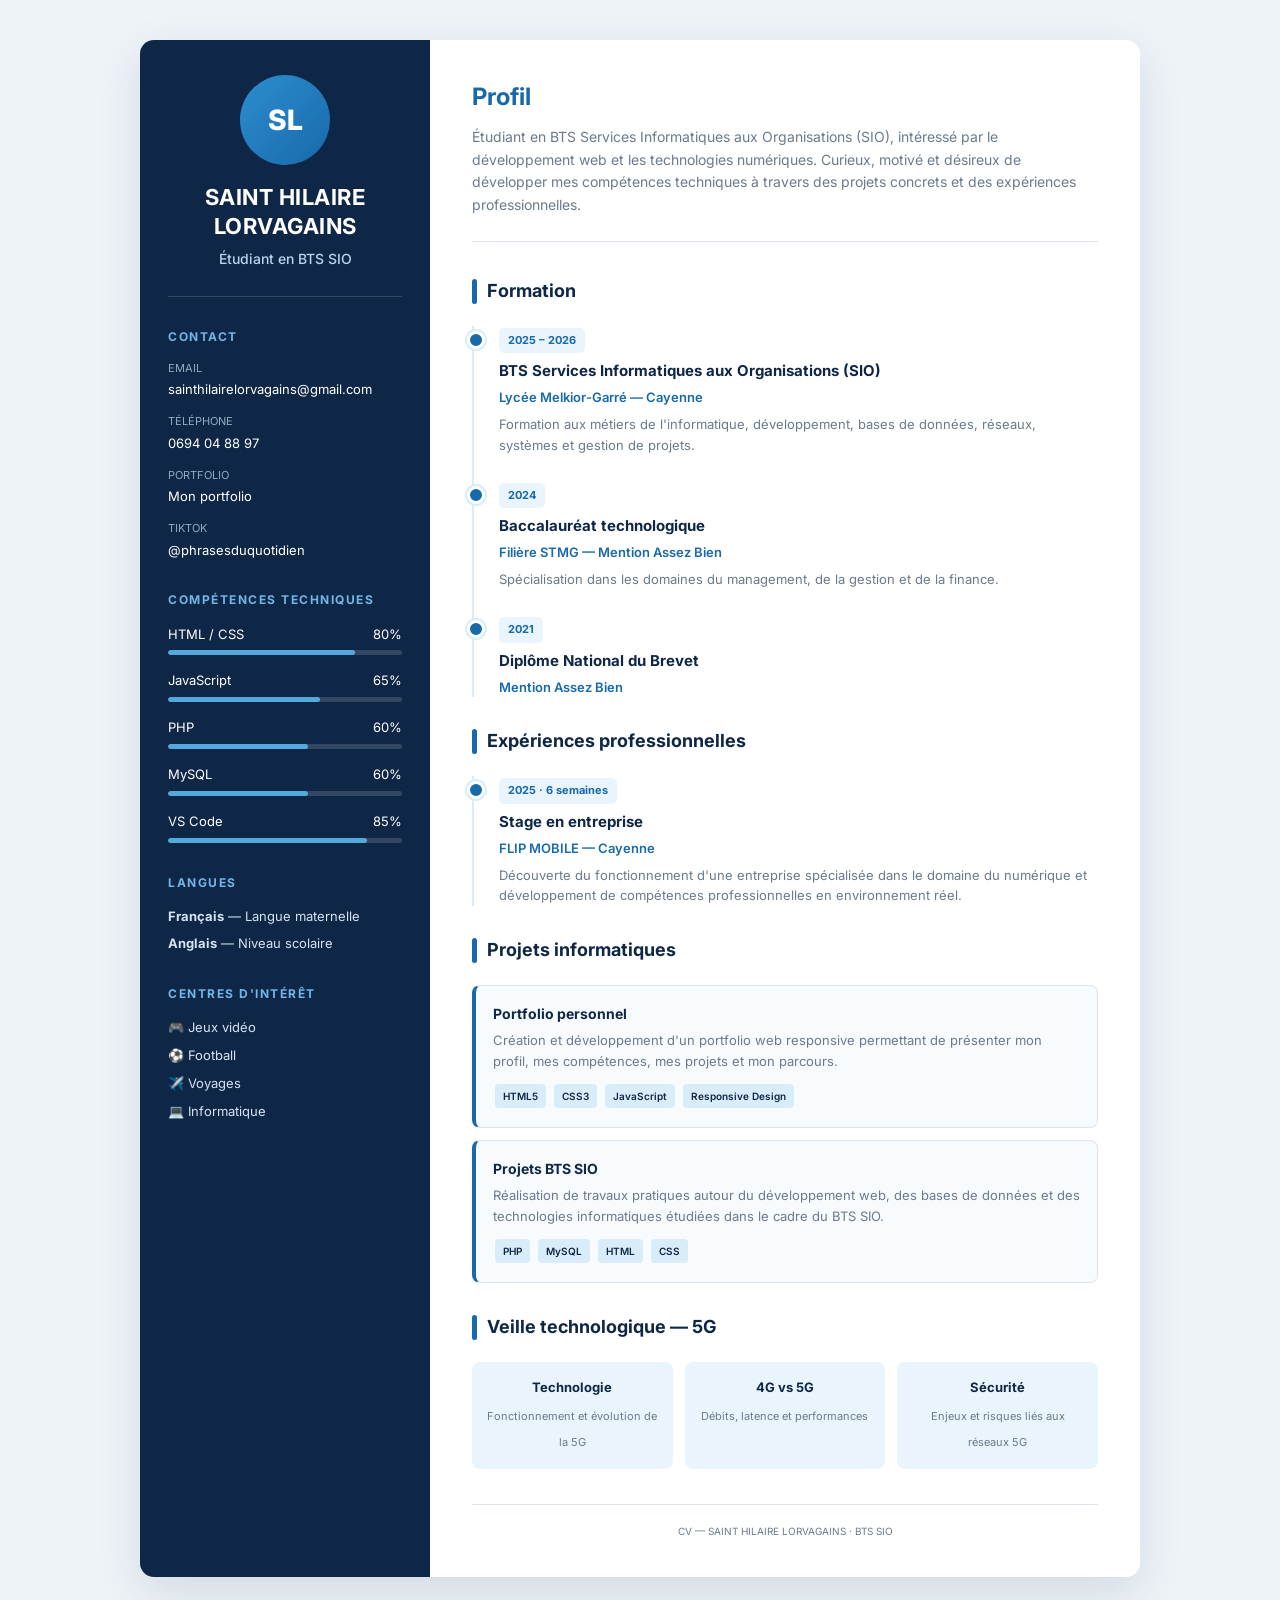
<file: cv/cv lorvagains.pdf.html>
<!DOCTYPE html> <html lang="fr"> <head> <meta charset="UTF-8"> <meta name="viewport" content="width=device-width, initial-scale=1.0"> <meta name="author" content="SAINT HILAIRE LORVAGAINS"> <title>CV - SAINT HILAIRE LORVAGAINS</title> <link rel="preconnect" href="https://fonts.googleapis.com"> <link rel="preconnect" href="https://fonts.gstatic.com" crossorigin> <link href="https://fonts.googleapis.com/css2?family=Inter:wght@400;500;600;700;800&display=swap" rel="stylesheet"> <style> :root { --blue-dark: #0f2747; --blue: #1769aa; --blue-light: #eaf4fc; --blue-soft: #d9ecfa; --text: #26364a; --muted: #6b7a8c; --white: #ffffff; --background: #eef3f8; --border: #dce5ee; } * { box-sizing: border-box; } body { margin: 0; padding: 40px 20px; font-family: "Inter", Arial, sans-serif; background: var(--background); color: var(--text); line-height: 1.6; } .cv { max-width: 1000px; margin: auto; display: grid; grid-template-columns: 290px 1fr; background: var(--white); border-radius: 14px; overflow: hidden; box-shadow: 0 15px 45px rgba(15, 39, 71, 0.12); } /* ========================= COLONNE GAUCHE ========================== */ .sidebar { background: var(--blue-dark); color: white; padding: 35px 28px; } .profile { text-align: center; padding-bottom: 25px; border-bottom: 1px solid rgba(255,255,255,0.15); } .profile-circle { width: 90px; height: 90px; margin: 0 auto 18px; border-radius: 50%; background: linear-gradient(135deg, #2d8ed0, #1769aa); display: flex; align-items: center; justify-content: center; font-size: 28px; font-weight: 800; } .profile h1 { margin: 0; font-size: 22px; line-height: 1.3; letter-spacing: 0.5px; } .profile p { margin: 8px 0 0; color: #b9d5ed; font-size: 14px; font-weight: 500; } .side-section { margin-top: 30px; } .side-title { font-size: 12px; text-transform: uppercase; letter-spacing: 1.5px; color: #71b6e8; margin-bottom: 14px; font-weight: 700; } .contact-item { margin-bottom: 13px; font-size: 13px; word-break: break-word; } .contact-item span { display: block; color: #91abc2; font-size: 11px; margin-bottom: 2px; text-transform: uppercase; } .contact-item a { color: white; text-decoration: none; } .contact-item a:hover { color: #71b6e8; } .skill { margin-bottom: 15px; } .skill-name { display: flex; justify-content: space-between; font-size: 13px; margin-bottom: 6px; } .skill-bar { height: 5px; background: rgba(255,255,255,0.15); border-radius: 10px; overflow: hidden; } .skill-level { height: 100%; background: #54a9dc; border-radius: 10px; } .languages p, .interests p { margin: 7px 0; font-size: 13px; color: #d5e4f1; } /* ========================= CONTENU PRINCIPAL ========================== */ .content { padding: 38px 42px; } .intro { margin-bottom: 35px; padding-bottom: 25px; border-bottom: 1px solid var(--border); } .intro h2 { margin: 0 0 10px; color: var(--blue); font-size: 24px; } .intro p { margin: 0; color: var(--muted); font-size: 14px; max-width: 680px; } .section { margin-bottom: 30px; } .section-title { display: flex; align-items: center; gap: 10px; margin-bottom: 20px; } .section-title::before { content: ""; width: 5px; height: 25px; background: var(--blue); border-radius: 5px; } .section-title h2 { margin: 0; font-size: 18px; color: var(--blue-dark); } .timeline { position: relative; padding-left: 25px; border-left: 2px solid var(--blue-soft); } .timeline-item { position: relative; margin-bottom: 25px; } .timeline-item:last-child { margin-bottom: 0; } .timeline-item::before { content: ""; position: absolute; left: -32px; top: 5px; width: 12px; height: 12px; background: var(--blue); border: 3px solid white; box-shadow: 0 0 0 2px var(--blue-soft); border-radius: 50%; } .date { display: inline-block; color: var(--blue); background: var(--blue-light); padding: 4px 9px; border-radius: 5px; font-size: 11px; font-weight: 700; margin-bottom: 6px; } .timeline-item h3 { margin: 0; font-size: 15px; color: var(--blue-dark); } .company { margin: 4px 0; font-size: 13px; color: var(--blue); font-weight: 600; } .timeline-item p { margin: 6px 0 0; font-size: 13px; color: var(--muted); } /* ========================= PROJETS ========================== */ .project { padding: 17px; margin-bottom: 12px; background: #f8fbfe; border: 1px solid var(--border); border-radius: 8px; border-left: 4px solid var(--blue); } .project h3 { margin: 0 0 5px; font-size: 14px; color: var(--blue-dark); } .project p { margin: 0; font-size: 13px; color: var(--muted); } .tags { margin-top: 10px; } .tag { display: inline-block; padding: 4px 8px; margin: 2px; background: var(--blue-soft); color: var(--blue-dark); border-radius: 4px; font-size: 10px; font-weight: 600; } /* ========================= VEILLE ========================== */ .veille { display: grid; grid-template-columns: repeat(3, 1fr); gap: 12px; } .veille-card { padding: 15px; background: var(--blue-light); border-radius: 8px; text-align: center; } .veille-card strong { display: block; color: var(--blue-dark); font-size: 13px; margin-bottom: 5px; } .veille-card span { font-size: 11px; color: var(--muted); } footer { text-align: center; margin-top: 35px; padding-top: 18px; border-top: 1px solid var(--border); color: var(--muted); font-size: 10px; } /* ========================= RESPONSIVE ========================== */ @media (max-width: 750px) { body { padding: 0; } .cv { grid-template-columns: 1fr; border-radius: 0; } .sidebar { padding: 30px 25px; } .content { padding: 30px 25px; } .veille { grid-template-columns: 1fr; } } /* ========================= IMPRESSION ========================== */ @media print { @page { size: A4; margin: 0; } body { padding: 0; background: white; } .cv { width: 100%; max-width: none; border-radius: 0; box-shadow: none; } .sidebar { -webkit-print-color-adjust: exact; print-color-adjust: exact; } .date, .tag, .veille-card, .skill-level { -webkit-print-color-adjust: exact; print-color-adjust: exact; } } </style> </head> <body> <div class="cv"> <!-- ========================= COLONNE GAUCHE ========================== --> <aside class="sidebar"> <div class="profile"> <div class="profile-circle">SL</div> <h1>SAINT HILAIRE<br>LORVAGAINS</h1> <p>Étudiant en BTS SIO</p> </div> <div class="side-section"> <div class="side-title">Contact</div> <div class="contact-item"> <span>Email</span> <a href="mailto:sainthilairelorvagains@gmail.com"> sainthilairelorvagains@gmail.com </a> </div> <div class="contact-item"> <span>Téléphone</span> 0694 04 88 97 </div> <div class="contact-item"> <span>Portfolio</span> <a href="#" target="_blank"> Mon portfolio </a> </div> <div class="contact-item"> <span>TikTok</span> <a href="#" target="_blank"> @phrasesduquotidien </a> </div> </div> <div class="side-section"> <div class="side-title">Compétences techniques</div> <div class="skill"> <div class="skill-name"> <span>HTML / CSS</span> <span>80%</span> </div> <div class="skill-bar"> <div class="skill-level" style="width:80%"></div> </div> </div> <div class="skill"> <div class="skill-name"> <span>JavaScript</span> <span>65%</span> </div> <div class="skill-bar"> <div class="skill-level" style="width:65%"></div> </div> </div> <div class="skill"> <div class="skill-name"> <span>PHP</span> <span>60%</span> </div> <div class="skill-bar"> <div class="skill-level" style="width:60%"></div> </div> </div> <div class="skill"> <div class="skill-name"> <span>MySQL</span> <span>60%</span> </div> <div class="skill-bar"> <div class="skill-level" style="width:60%"></div> </div> </div> <div class="skill"> <div class="skill-name"> <span>VS Code</span> <span>85%</span> </div> <div class="skill-bar"> <div class="skill-level" style="width:85%"></div> </div> </div> </div> <div class="side-section languages"> <div class="side-title">Langues</div> <p><strong>Français</strong> — Langue maternelle</p> <p><strong>Anglais</strong> — Niveau scolaire</p> </div> <div class="side-section interests"> <div class="side-title">Centres d'intérêt</div> <p>🎮 Jeux vidéo</p> <p>⚽ Football</p> <p>✈️ Voyages</p> <p>💻 Informatique</p> </div> </aside> <!-- ========================= CONTENU PRINCIPAL ========================== --> <main class="content"> <div class="intro"> <h2>Profil</h2> <p> Étudiant en BTS Services Informatiques aux Organisations (SIO), intéressé par le développement web et les technologies numériques. Curieux, motivé et désireux de développer mes compétences techniques à travers des projets concrets et des expériences professionnelles. </p> </div> <!-- FORMATION --> <section class="section"> <div class="section-title"> <h2>Formation</h2> </div> <div class="timeline"> <div class="timeline-item"> <span class="date">2025 – 2026</span> <h3>BTS Services Informatiques aux Organisations (SIO)</h3> <div class="company"> Lycée Melkior-Garré — Cayenne </div> <p> Formation aux métiers de l'informatique, développement, bases de données, réseaux, systèmes et gestion de projets. </p> </div> <div class="timeline-item"> <span class="date">2024</span> <h3>Baccalauréat technologique</h3> <div class="company"> Filière STMG — Mention Assez Bien </div> <p> Spécialisation dans les domaines du management, de la gestion et de la finance. </p> </div> <div class="timeline-item"> <span class="date">2021</span> <h3>Diplôme National du Brevet</h3> <div class="company"> Mention Assez Bien </div> </div> </div> </section> <!-- EXPERIENCES --> <section class="section"> <div class="section-title"> <h2>Expériences professionnelles</h2> </div> <div class="timeline"> <div class="timeline-item"> <span class="date">2025 · 6 semaines</span> <h3>Stage en entreprise</h3> <div class="company"> FLIP MOBILE — Cayenne </div> <p> Découverte du fonctionnement d'une entreprise spécialisée dans le domaine du numérique et développement de compétences professionnelles en environnement réel. </p> </div> </div> </section> <!-- PROJETS --> <section class="section"> <div class="section-title"> <h2>Projets informatiques</h2> </div> <div class="project"> <h3>Portfolio personnel</h3> <p> Création et développement d'un portfolio web responsive permettant de présenter mon profil, mes compétences, mes projets et mon parcours. </p> <div class="tags"> <span class="tag">HTML5</span> <span class="tag">CSS3</span> <span class="tag">JavaScript</span> <span class="tag">Responsive Design</span> </div> </div> <div class="project"> <h3>Projets BTS SIO</h3> <p> Réalisation de travaux pratiques autour du développement web, des bases de données et des technologies informatiques étudiées dans le cadre du BTS SIO. </p> <div class="tags"> <span class="tag">PHP</span> <span class="tag">MySQL</span> <span class="tag">HTML</span> <span class="tag">CSS</span> </div> </div> </section> <!-- VEILLE TECHNOLOGIQUE --> <section class="section"> <div class="section-title"> <h2>Veille technologique — 5G</h2> </div> <div class="veille"> <div class="veille-card"> <strong>Technologie</strong> <span>Fonctionnement et évolution de la 5G</span> </div> <div class="veille-card"> <strong>4G vs 5G</strong> <span>Débits, latence et performances</span> </div> <div class="veille-card"> <strong>Sécurité</strong> <span>Enjeux et risques liés aux réseaux 5G</span> </div> </div> </section> <footer> CV — SAINT HILAIRE LORVAGAINS · BTS SIO </footer> </main> </div> </body> </html>
</file>
